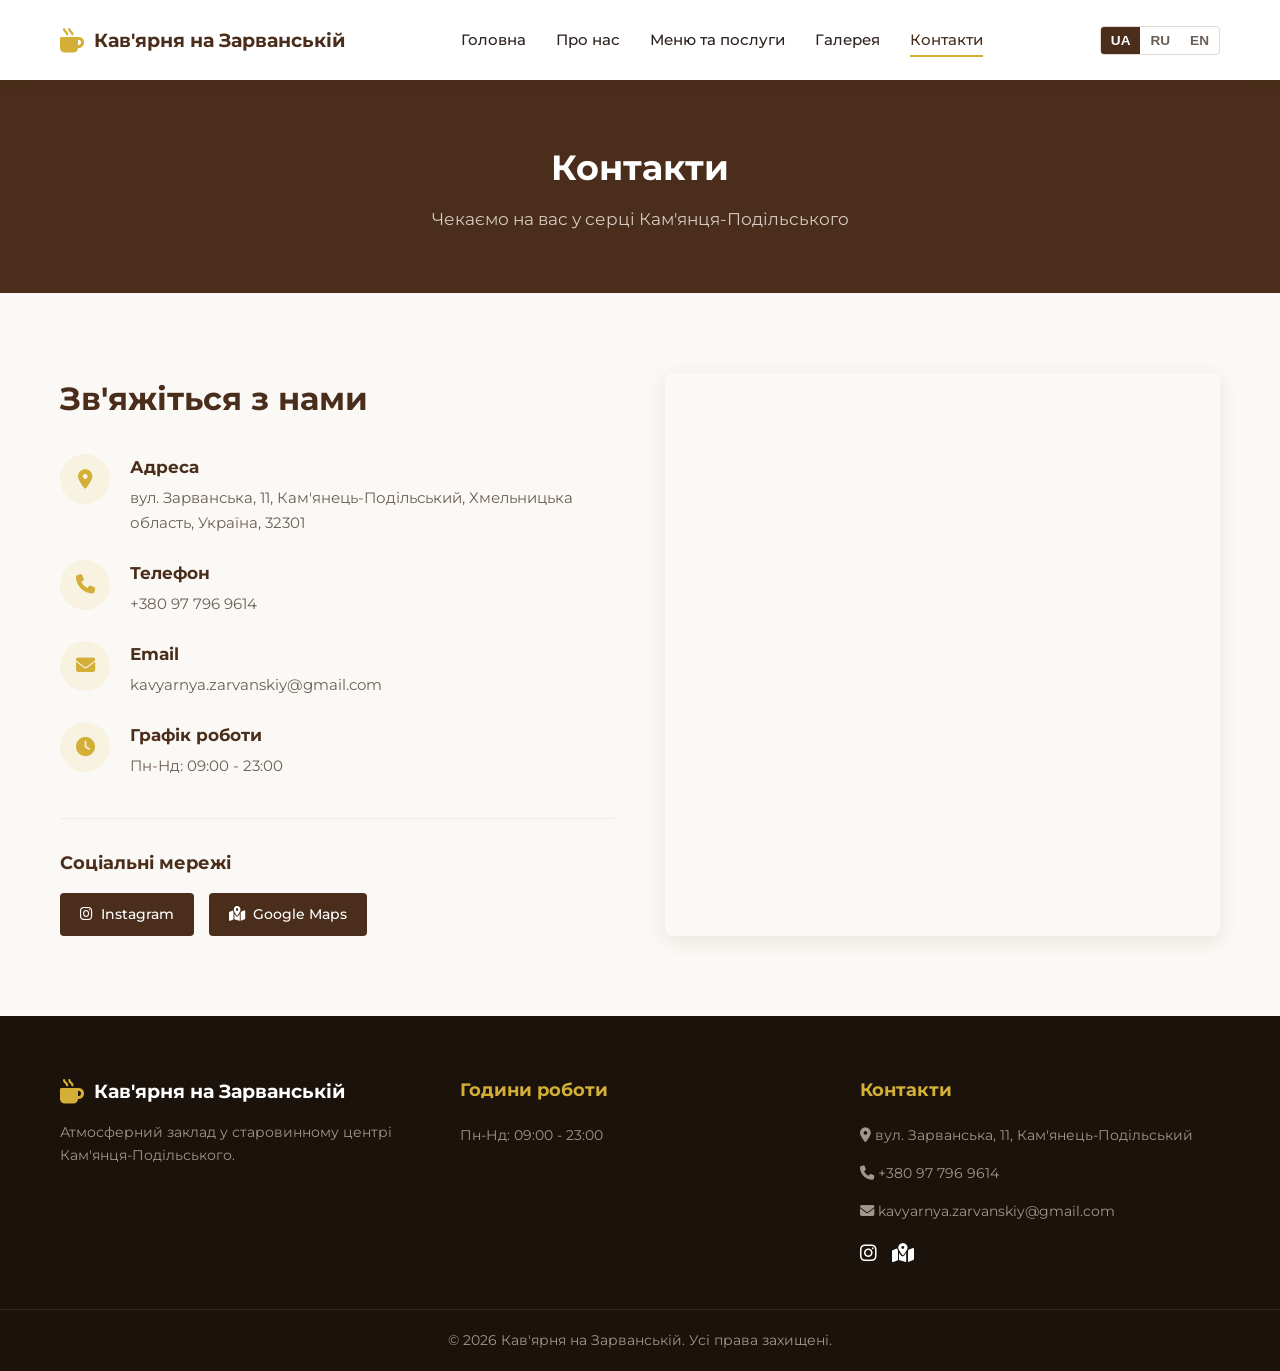
<file: contacts.html>
<!DOCTYPE html>
<html lang="uk">
<head>
    <meta charset="UTF-8">
    <meta name="viewport" content="width=device-width, initial-scale=1.0">
    <title>Контакти | Кав'ярня на Зарванській</title>
    <link rel="stylesheet" href="assets/style.css">
    <link href="https://fonts.googleapis.com/css2?family=Montserrat:wght@300;400;500;600;700&display=swap" rel="stylesheet">
    <link rel="stylesheet" href="https://cdnjs.cloudflare.com/ajax/libs/font-awesome/6.4.0/css/all.min.css">
</head>
<body>
    <header class="header">
        <div class="container nav-container">
            <a href="index.html" class="logo">
                <i class="fa-solid fa-mug-hot"></i>
                <span data-i18n="brand_name">Кав'ярня на Зарванській</span>
            </a>
            <nav class="nav-menu" id="navMenu">
                <a href="index.html" class="nav-link" data-i18n="nav_home">Головна</a>
                <a href="about.html" class="nav-link" data-i18n="nav_about">Про нас</a>
                <a href="services.html" class="nav-link" data-i18n="nav_services">Меню та послуги</a>
                <a href="gallery.html" class="nav-link" data-i18n="nav_gallery">Галерея</a>
                <a href="contacts.html" class="nav-link active" data-i18n="nav_contacts">Контакти</a>
            </nav>
            <div class="header-actions">
                <div class="lang-switcher">
                    <button class="lang-btn active" data-lang="uk">UA</button>
                    <button class="lang-btn" data-lang="ru">RU</button>
                    <button class="lang-btn" data-lang="en">EN</button>
                </div>
                <button class="burger" id="burgerBtn" aria-label="Menu">
                    <i class="fa-solid fa-bars"></i>
                </button>
            </div>
        </div>
    </header>

    <main>
        <section class="page-header">
            <div class="container">
                <h1 data-i18n="contacts_page_title">Контакти</h1>
                <p data-i18n="contacts_page_subtitle">Чекаємо на вас у серці Кам'янця-Подільського</p>
            </div>
        </section>

        <section class="contacts-section section-padding">
            <div class="container contacts-grid">
                <div class="contacts-info">
                    <h2 data-i18n="contacts_info_title">Зв'яжіться з нами</h2>
                    
                    <div class="contact-item">
                        <div class="contact-icon"><i class="fa-solid fa-location-dot"></i></div>
                        <div>
                            <h4 data-i18n="contact_address_label">Адреса</h4>
                            <p>вул. Зарванська, 11, Кам'янець-Подільський, Хмельницька область, Україна, 32301</p>
                        </div>
                    </div>

                    <div class="contact-item">
                        <div class="contact-icon"><i class="fa-solid fa-phone"></i></div>
                        <div>
                            <h4 data-i18n="contact_phone_label">Телефон</h4>
                            <p><a href="tel:+380977969614">+380 97 796 9614</a></p>
                        </div>
                    </div>

                    <div class="contact-item">
                        <div class="contact-icon"><i class="fa-solid fa-envelope"></i></div>
                        <div>
                            <h4 data-i18n="contact_email_label">Email</h4>
                            <p><a href="mailto:kavyarnya.zarvanskiy@gmail.com">kavyarnya.zarvanskiy@gmail.com</a></p>
                        </div>
                    </div>

                    <div class="contact-item">
                        <div class="contact-icon"><i class="fa-solid fa-clock"></i></div>
                        <div>
                            <h4 data-i18n="contact_hours_label">Графік роботи</h4>
                            <p data-i18n="hours_val">Пн-Нд: 09:00 - 23:00</p>
                        </div>
                    </div>

                    <div class="contact-socials">
                        <h4 data-i18n="contact_socials_label">Соціальні мережі</h4>
                        <div class="socials">
                            <a href="https://www.instagram.com/kavyarnyanazarvanskiy/" target="_blank" rel="noopener"><i class="fa-brands fa-instagram"></i> Instagram</a>
                            <a href="https://maps.google.com/?q=Кав'ярня+на+Зарванській+Кам'янець-Подільський" target="_blank" rel="noopener"><i class="fa-solid fa-map-location-dot"></i> Google Maps</a>
                        </div>
                    </div>
                </div>

                <div class="contacts-map">
                    <div class="map-container">
                        <iframe src="https://maps.google.com/maps?q=%D0%9A%D0%B0%D0%B2'%D1%8F%D1%80%D0%BD%D1%8F%20%D0%BD%D0%B0%20%D0%97%D0%B0%D1%80%D0%B2%D0%B0%D0%BD%D1%81%D1%8C%D0%BA%D1%96%D0%B9,%20%D0%9A%D0%B0%D0%BC'%D1%8F%D0%BD%D0%B5%D1%86%D1%8C-%D0%9F%D0%BE%D0%B4%D1%96%D0%BB%D1%8C%D1%81%D1%8C%D0%BA%D0%B8%D0%B9&t=&z=15&ie=UTF8&iwloc=&output=embed" width="100%" height="450" style="border:0;" allowfullscreen="" loading="lazy"></iframe>
                    </div>
                </div>
            </div>
        </section>
    </main>

    <footer class="footer">
        <div class="container footer-grid">
            <div class="footer-col">
                <a href="index.html" class="logo footer-logo">
                    <i class="fa-solid fa-mug-hot"></i>
                    <span data-i18n="brand_name">Кав'ярня на Зарванській</span>
                </a>
                <p data-i18n="footer_about">Атмосферний заклад у старовинному центрі Кам'янця-Подільського.</p>
            </div>
            <div class="footer-col">
                <h4 data-i18n="footer_hours_title">Години роботи</h4>
                <p data-i18n="hours_val">Пн-Нд: 09:00 - 23:00</p>
            </div>
            <div class="footer-col">
                <h4 data-i18n="footer_contacts_title">Контакти</h4>
                <p><i class="fa-solid fa-location-dot"></i> вул. Зарванська, 11, Кам'янець-Подільський</p>
                <p><i class="fa-solid fa-phone"></i> <a href="tel:+380977969614">+380 97 796 9614</a></p>
                <p><i class="fa-solid fa-envelope"></i> <a href="mailto:kavyarnya.zarvanskiy@gmail.com">kavyarnya.zarvanskiy@gmail.com</a></p>
                <div class="socials">
                    <a href="https://www.instagram.com/kavyarnyanazarvanskiy/" target="_blank" rel="noopener"><i class="fa-brands fa-instagram"></i></a>
                    <a href="https://maps.google.com/?q=Кав'ярня+на+Зарванській+Кам'янець-Подільський" target="_blank" rel="noopener"><i class="fa-solid fa-map-location-dot"></i></a>
                </div>
            </div>
        </div>
        <div class="footer-bottom">
            <div class="container">
                <p>&copy; <span id="currentYear"></span> Кав'ярня на Зарванській. <span data-i18n="rights">Усі права захищені.</span></p>
            </div>
        </div>
    </footer>

    <script src="assets/script.js"></script>
</body>
</html>
</file>
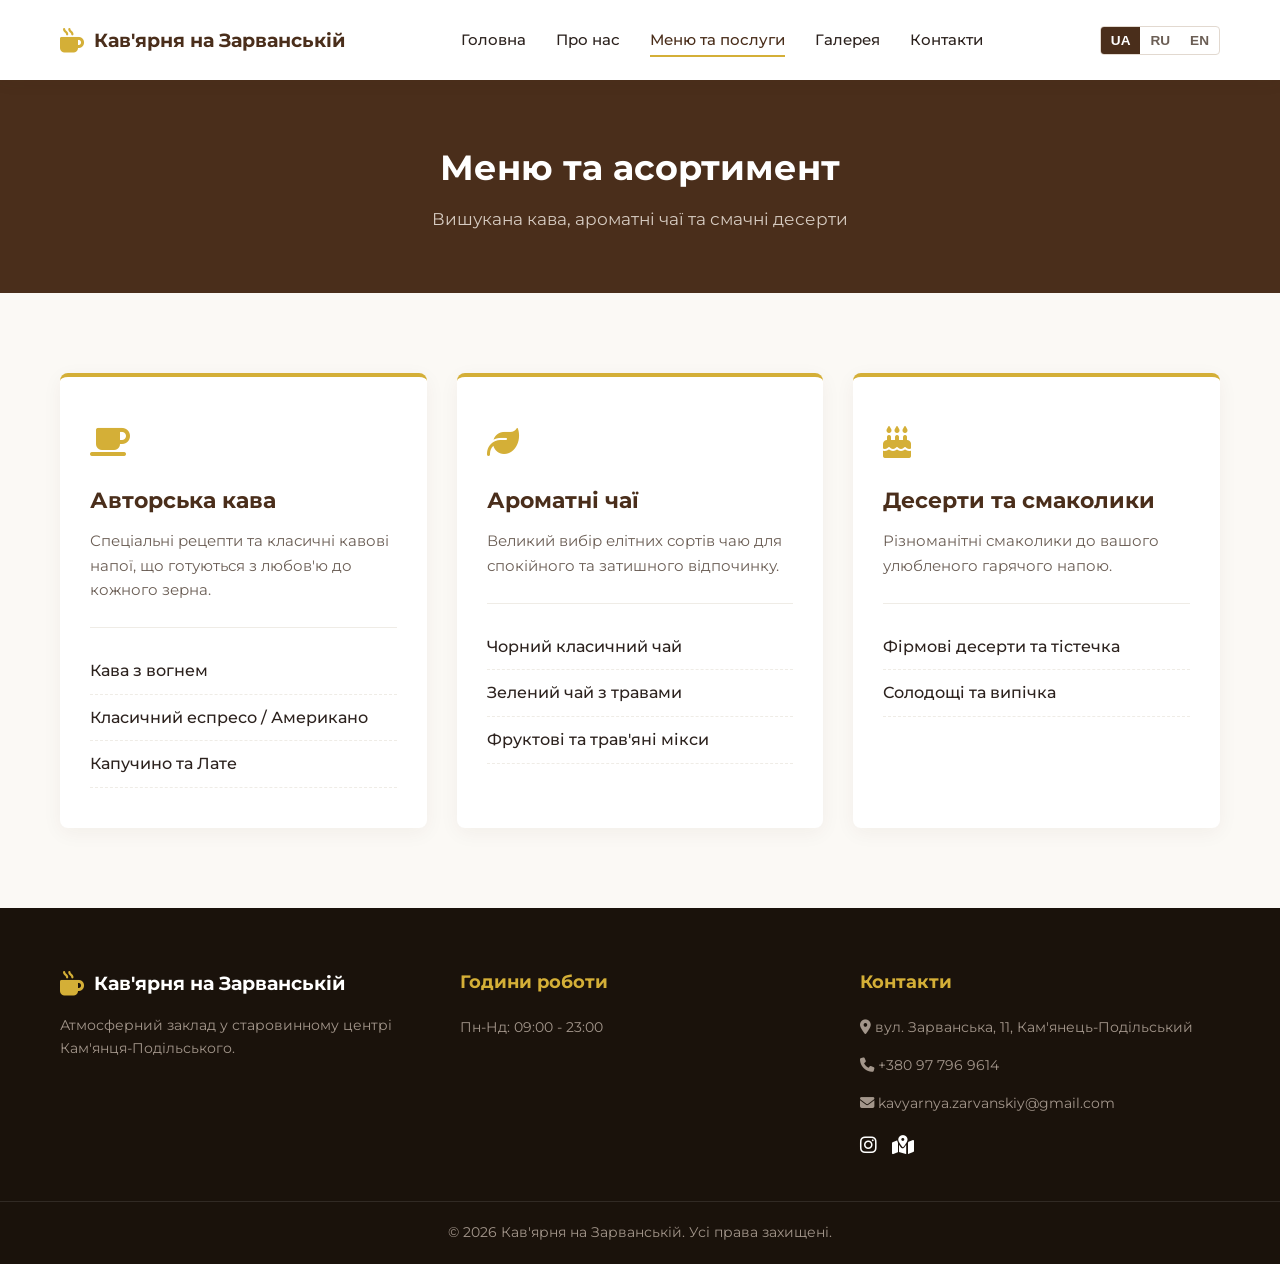
<file: services.html>
<!DOCTYPE html>
<html lang="uk">
<head>
    <meta charset="UTF-8">
    <meta name="viewport" content="width=device-width, initial-scale=1.0">
    <title>Меню та Послуги | Кав'ярня на Зарванській</title>
    <link rel="stylesheet" href="assets/style.css">
    <link href="https://fonts.googleapis.com/css2?family=Montserrat:wght@300;400;500;600;700&display=swap" rel="stylesheet">
    <link rel="stylesheet" href="https://cdnjs.cloudflare.com/ajax/libs/font-awesome/6.4.0/css/all.min.css">
</head>
<body>
    <header class="header">
        <div class="container nav-container">
            <a href="index.html" class="logo">
                <i class="fa-solid fa-mug-hot"></i>
                <span data-i18n="brand_name">Кав'ярня на Зарванській</span>
            </a>
            <nav class="nav-menu" id="navMenu">
                <a href="index.html" class="nav-link" data-i18n="nav_home">Головна</a>
                <a href="about.html" class="nav-link" data-i18n="nav_about">Про нас</a>
                <a href="services.html" class="nav-link active" data-i18n="nav_services">Меню та послуги</a>
                <a href="gallery.html" class="nav-link" data-i18n="nav_gallery">Галерея</a>
                <a href="contacts.html" class="nav-link" data-i18n="nav_contacts">Контакти</a>
            </nav>
            <div class="header-actions">
                <div class="lang-switcher">
                    <button class="lang-btn active" data-lang="uk">UA</button>
                    <button class="lang-btn" data-lang="ru">RU</button>
                    <button class="lang-btn" data-lang="en">EN</button>
                </div>
                <button class="burger" id="burgerBtn" aria-label="Menu">
                    <i class="fa-solid fa-bars"></i>
                </button>
            </div>
        </div>
    </header>

    <main>
        <section class="page-header">
            <div class="container">
                <h1 data-i18n="services_page_title">Меню та асортимент</h1>
                <p data-i18n="services_page_subtitle">Вишукана кава, ароматні чаї та смачні десерти</p>
            </div>
        </section>

        <section class="menu-section section-padding">
            <div class="container">
                <div class="menu-grid">
                    <div class="menu-category">
                        <div class="menu-cat-icon"><i class="fa-solid fa-mug-saucer"></i></div>
                        <h3 data-i18n="cat_coffee_title">Авторська кава</h3>
                        <p data-i18n="cat_coffee_desc">Спеціальні рецепти та класичні кавові напої, що готуються з любов'ю до кожного зерна.</p>
                        <ul class="menu-items-list">
                            <li data-i18n="item_fire_coffee"><span>Кава з вогнем</span> <i class="fa-solid fa-star"></i></li>
                            <li data-i18n="item_espresso"><span>Класичний еспресо / Американо</span></li>
                            <li data-i18n="item_latte"><span>Капучино та Лате</span></li>
                        </ul>
                    </div>

                    <div class="menu-category">
                        <div class="menu-cat-icon"><i class="fa-solid fa-leaf"></i></div>
                        <h3 data-i18n="cat_tea_title">Ароматні чаї</h3>
                        <p data-i18n="cat_tea_desc">Великий вибір елітних сортів чаю для спокійного та затишного відпочинку.</p>
                        <ul class="menu-items-list">
                            <li data-i18n="item_black_tea"><span>Чорний класичний чай</span></li>
                            <li data-i18n="item_green_tea"><span>Зелений чай з травами</span></li>
                            <li data-i18n="item_fruit_tea"><span>Фруктові та трав'яні мікси</span></li>
                        </ul>
                    </div>

                    <div class="menu-category">
                        <div class="menu-cat-icon"><i class="fa-solid fa-cake-candles"></i></div>
                        <h3 data-i18n="cat_desserts_title">Десерти та смаколики</h3>
                        <p data-i18n="cat_desserts_desc">Різноманітні смаколики до вашого улюбленого гарячого напою.</p>
                        <ul class="menu-items-list">
                            <li data-i18n="item_cakes"><span>Фірмові десерти та тістечка</span></li>
                            <li data-i18n="item_sweets"><span>Солодощі та випічка</span></li>
                        </ul>
                    </div>
                </div>
            </div>
        </section>
    </main>

    <footer class="footer">
        <div class="container footer-grid">
            <div class="footer-col">
                <a href="index.html" class="logo footer-logo">
                    <i class="fa-solid fa-mug-hot"></i>
                    <span data-i18n="brand_name">Кав'ярня на Зарванській</span>
                </a>
                <p data-i18n="footer_about">Атмосферний заклад у старовинному центрі Кам'янця-Подільського.</p>
            </div>
            <div class="footer-col">
                <h4 data-i18n="footer_hours_title">Години роботи</h4>
                <p data-i18n="hours_val">Пн-Нд: 09:00 - 23:00</p>
            </div>
            <div class="footer-col">
                <h4 data-i18n="footer_contacts_title">Контакти</h4>
                <p><i class="fa-solid fa-location-dot"></i> вул. Зарванська, 11, Кам'янець-Подільський</p>
                <p><i class="fa-solid fa-phone"></i> <a href="tel:+380977969614">+380 97 796 9614</a></p>
                <p><i class="fa-solid fa-envelope"></i> <a href="mailto:kavyarnya.zarvanskiy@gmail.com">kavyarnya.zarvanskiy@gmail.com</a></p>
                <div class="socials">
                    <a href="https://www.instagram.com/kavyarnyanazarvanskiy/" target="_blank" rel="noopener"><i class="fa-brands fa-instagram"></i></a>
                    <a href="https://maps.google.com/?q=Кав'ярня+на+Зарванській+Кам'янець-Подільський" target="_blank" rel="noopener"><i class="fa-solid fa-map-location-dot"></i></a>
                </div>
            </div>
        </div>
        <div class="footer-bottom">
            <div class="container">
                <p>&copy; <span id="currentYear"></span> Кав'ярня на Зарванській. <span data-i18n="rights">Усі права захищені.</span></p>
            </div>
        </div>
    </footer>

    <script src="assets/script.js"></script>
</body>
</html>
</file>
<file: assets/style.css>
:root {
    --primary: #4A2E1B;
    --accent: #D4AF37;
    --bg-dark: #1A120B;
    --bg-light: #FBF9F5;
    --text-main: #2C221E;
    --text-muted: #6B5E55;
    --white: #FFFFFF;
    --transition: all 0.3s ease;
}

* {
    box-sizing: border-box;
    margin: 0;
    padding: 0;
}

body {
    font-family: 'Montserrat', sans-serif;
    background-color: var(--bg-light);
    color: var(--text-main);
    line-height: 1.6;
    display: flex;
    flex-direction: column;
    min-height: 100vh;
}

a {
    text-decoration: none;
    color: inherit;
    transition: var(--transition);
}

ul {
    list-style: none;
}

.container {
    max-width: 1200px;
    margin: 0 auto;
    padding: 0 20px;
    width: 100%;
}

.section-padding {
    padding: 80px 0;
}

.text-center {
    text-align: center;
}

/* Header & Nav */
.header {
    background-color: var(--white);
    box-shadow: 0 2px 15px rgba(74, 46, 27, 0.08);
    position: sticky;
    top: 0;
    z-index: 1000;
}

.nav-container {
    display: flex;
    align-items: center;
    justify-content: space-between;
    height: 80px;
}

.logo {
    display: flex;
    align-items: center;
    gap: 10px;
    font-weight: 700;
    font-size: 1.2rem;
    color: var(--primary);
}

.logo i {
    color: var(--accent);
    font-size: 1.5rem;
}

.nav-menu {
    display: flex;
    align-items: center;
    gap: 30px;
}

.nav-link {
    font-weight: 500;
    font-size: 0.95rem;
    color: var(--text-main);
    position: relative;
    padding: 5px 0;
}

.nav-link:hover,
.nav-link.active {
    color: var(--primary);
}

.nav-link::after {
    content: '';
    position: absolute;
    bottom: 0;
    left: 0;
    width: 0;
    height: 2px;
    background-color: var(--accent);
    transition: var(--transition);
}

.nav-link:hover::after,
.nav-link.active::after {
    width: 100%;
}

.header-actions {
    display: flex;
    align-items: center;
    gap: 20px;
}

.lang-switcher {
    display: flex;
    border: 1px solid #E2D9D0;
    border-radius: 4px;
    overflow: hidden;
}

.lang-btn {
    background: none;
    border: none;
    padding: 6px 10px;
    font-size: 0.85rem;
    font-weight: 600;
    cursor: pointer;
    color: var(--text-muted);
    transition: var(--transition);
}

.lang-btn.active,
.lang-btn:hover {
    background-color: var(--primary);
    color: var(--white);
}

.burger {
    display: none;
    background: none;
    border: none;
    font-size: 1.5rem;
    color: var(--primary);
    cursor: pointer;
}

/* Hero Section */
.hero {
    position: relative;
    height: calc(100vh - 80px);
    min-height: 550px;
    display: flex;
    align-items: center;
    color: var(--white);
    text-align: center;
    overflow: hidden;
}

.hero-bg {
    position: absolute;
    top: 0;
    left: 0;
    width: 100%;
    height: 100%;
    z-index: 1;
}

.hero-bg img {
    width: 100%;
    height: 100%;
    object-fit: cover;
}

.hero-overlay {
    position: absolute;
    top: 0;
    left: 0;
    width: 100%;
    height: 100%;
    background: linear-gradient(to bottom, rgba(26, 18, 11, 0.6), rgba(74, 46, 27, 0.8));
    z-index: 2;
}

.hero-content {
    position: relative;
    z-index: 3;
    max-width: 800px;
    margin: 0 auto;
    display: flex;
    flex-direction: column;
    align-items: center;
}

.hero-badge {
    background-color: var(--accent);
    color: var(--bg-dark);
    font-weight: 600;
    font-size: 0.85rem;
    padding: 6px 16px;
    border-radius: 50px;
    margin-bottom: 20px;
    text-transform: uppercase;
    letter-spacing: 1px;
}

.hero h1 {
    font-size: 2.8rem;
    font-weight: 700;
    margin-bottom: 20px;
    line-height: 1.2;
}

.hero p {
    font-size: 1.15rem;
    margin-bottom: 35px;
    color: #EFECE6;
}

.hero-buttons {
    display: flex;
    gap: 15px;
}

.btn {
    display: inline-block;
    padding: 12px 28px;
    border-radius: 4px;
    font-weight: 600;
    font-size: 0.95rem;
    transition: var(--transition);
    cursor: pointer;
}

.btn-primary {
    background-color: var(--accent);
    color: var(--bg-dark);
}

.btn-primary:hover {
    background-color: #C29D30;
    transform: translateY(-2px);
}

.btn-outline {
    background: transparent;
    color: var(--white);
    border: 2px solid var(--white);
}

.btn-outline:hover {
    background-color: var(--white);
    color: var(--primary);
    transform: translateY(-2px);
}

/* Page Header */
.page-header {
    background-color: var(--primary);
    color: var(--white);
    padding: 60px 0;
    text-align: center;
}

.page-header h1 {
    font-size: 2.2rem;
    margin-bottom: 10px;
}

.page-header p {
    color: #D6CBC1;
    font-size: 1.05rem;
}

/* Features Section */
.features-grid {
    display: grid;
    grid-template-columns: repeat(auto-fit, minmax(300px, 1fr));
    gap: 30px;
    margin-top: 50px;
}

.feature-card {
    background: var(--white);
    padding: 40px 30px;
    border-radius: 8px;
    box-shadow: 0 5px 20px rgba(74, 46, 27, 0.05);
    text-align: center;
    transition: var(--transition);
}

.feature-card:hover {
    transform: translateY(-5px);
    box-shadow: 0 10px 30px rgba(74, 46, 27, 0.1);
}

.feature-icon {
    font-size: 2.5rem;
    color: var(--accent);
    margin-bottom: 20px;
}

.feature-card h3 {
    font-size: 1.25rem;
    color: var(--primary);
    margin-bottom: 12px;
}

.feature-card p {
    color: var(--text-muted);
    font-size: 0.95rem;
}

/* CTA Banner */
.cta-banner {
    background: linear-gradient(135deg, var(--primary), var(--bg-dark));
    color: var(--white);
}

.cta-container {
    display: flex;
    justify-content: space-between;
    align-items: center;
    gap: 30px;
}

.cta-text h2 {
    font-size: 2rem;
    margin-bottom: 10px;
}

.cta-text p {
    color: #D6CBC1;
}

/* About Page */
.about-grid {
    display: grid;
    grid-template-columns: 1fr 1fr;
    gap: 50px;
    align-items: center;
}

.about-text-content h2 {
    font-size: 2rem;
    color: var(--primary);
    margin-bottom: 25px;
}

.about-text-content p {
    margin-bottom: 20px;
    color: var(--text-muted);
    line-height: 1.8;
}

.about-image img {
    width: 100%;
    border-radius: 8px;
    box-shadow: 0 10px 30px rgba(74, 46, 27, 0.15);
    object-fit: cover;
    height: 450px;
}

/* Services / Menu Page */
.menu-grid {
    display: grid;
    grid-template-columns: repeat(auto-fit, minmax(320px, 1fr));
    gap: 30px;
}

.menu-category {
    background: var(--white);
    padding: 40px 30px;
    border-radius: 8px;
    box-shadow: 0 5px 20px rgba(74, 46, 27, 0.05);
    border-top: 4px solid var(--accent);
}

.menu-cat-icon {
    font-size: 2rem;
    color: var(--accent);
    margin-bottom: 15px;
}

.menu-category h3 {
    font-size: 1.4rem;
    color: var(--primary);
    margin-bottom: 10px;
}

.menu-category > p {
    color: var(--text-muted);
    font-size: 0.95rem;
    margin-bottom: 25px;
}

.menu-items-list {
    border-top: 1px solid #EFECE6;
    padding-top: 20px;
}

.menu-items-list li {
    display: flex;
    justify-content: space-between;
    align-items: center;
    padding: 10px 0;
    font-weight: 500;
    border-bottom: 1px dashed #EFECE6;
}

.menu-items-list li i {
    color: var(--accent);
}

/* Gallery Page */
.gallery-grid {
    display: grid;
    grid-template-columns: repeat(auto-fit, minmax(350px, 1fr));
    gap: 30px;
}

.gallery-item {
    position: relative;
    border-radius: 8px;
    overflow: hidden;
    height: 350px;
    box-shadow: 0 5px 20px rgba(74, 46, 27, 0.1);
}

.gallery-item img {
    width: 100%;
    height: 100%;
    object-fit: cover;
    transition: var(--transition);
}

.gallery-item:hover img {
    transform: scale(1.05);
}

.gallery-overlay {
    position: absolute;
    bottom: 0;
    left: 0;
    width: 100%;
    padding: 20px;
    background: linear-gradient(to top, rgba(26, 18, 11, 0.8), transparent);
    color: var(--white);
    font-weight: 600;
}

/* Contacts Page */
.contacts-grid {
    display: grid;
    grid-template-columns: 1fr 1fr;
    gap: 50px;
}

.contacts-info h2 {
    font-size: 2rem;
    color: var(--primary);
    margin-bottom: 30px;
}

.contact-item {
    display: flex;
    gap: 20px;
    margin-bottom: 25px;
}

.contact-icon {
    width: 50px;
    height: 50px;
    background-color: rgba(212, 175, 55, 0.1);
    color: var(--accent);
    border-radius: 50%;
    display: flex;
    align-items: center;
    justify-content: center;
    font-size: 1.2rem;
    flex-shrink: 0;
}

.contact-item h4 {
    font-size: 1.05rem;
    color: var(--primary);
    margin-bottom: 5px;
}

.contact-item p,
.contact-item a {
    color: var(--text-muted);
    font-size: 0.95rem;
}

.contact-item a:hover {
    color: var(--accent);
}

.contact-socials {
    margin-top: 40px;
    border-top: 1px solid #EFECE6;
    padding-top: 30px;
}

.contact-socials h4 {
    font-size: 1.1rem;
    color: var(--primary);
    margin-bottom: 15px;
}

.contact-socials .socials {
    display: flex;
    gap: 15px;
}

.contact-socials .socials a {
    display: inline-flex;
    align-items: center;
    gap: 8px;
    background-color: var(--primary);
    color: var(--white);
    padding: 10px 20px;
    border-radius: 4px;
    font-weight: 500;
    font-size: 0.9rem;
}

.contact-socials .socials a:hover {
    background-color: var(--accent);
    color: var(--bg-dark);
}

.map-container {
    border-radius: 8px;
    overflow: hidden;
    box-shadow: 0 5px 20px rgba(74, 46, 27, 0.1);
    height: 100%;
    min-height: 400px;
}

/* Footer */
.footer {
    background-color: var(--bg-dark);
    color: var(--white);
    padding: 60px 0 20px;
    margin-top: auto;
}

.footer-grid {
    display: grid;
    grid-template-columns: repeat(auto-fit, minmax(250px, 1fr));
    gap: 40px;
    margin-bottom: 40px;
}

.footer-logo {
    color: var(--white);
    margin-bottom: 15px;
}

.footer-col p {
    color: #A3968B;
    font-size: 0.9rem;
    margin-bottom: 15px;
}

.footer-col h4 {
    font-size: 1.1rem;
    margin-bottom: 20px;
    color: var(--accent);
}

.footer-col a:hover {
    color: var(--accent);
}

.footer-col .socials {
    display: flex;
    gap: 15px;
    margin-top: 15px;
    font-size: 1.2rem;
}

.footer-bottom {
    border-top: 1px solid rgba(255, 255, 255, 0.1);
    padding-top: 20px;
    text-align: center;
    color: #A3968B;
    font-size: 0.85rem;
}

/* Responsive Design */
@media (max-width: 992px) {
    .about-grid,
    .contacts-grid,
    .cta-container {
        grid-template-columns: 1fr;
    }
    
    .about-image img {
        height: 350px;
    }

    .hero h1 {
        font-size: 2.2rem;
    }
}

@media (max-width: 768px) {
    .nav-menu {
        position: fixed;
        top: 80px;
        left: -100%;
        width: 100%;
        height: calc(100vh - 80px);
        background-color: var(--white);
        flex-direction: column;
        align-items: center;
        justify-content: center;
        gap: 25px;
        transition: var(--transition);
        box-shadow: 0 10px 20px rgba(0,0,0,0.1);
    }

    .nav-menu.active {
        left: 0;
    }

    .burger {
        display: block;
    }

    .hero h1 {
        font-size: 1.8rem;
    }
    
    .section-padding {
        padding: 50px 0;
    }
}
</file>
